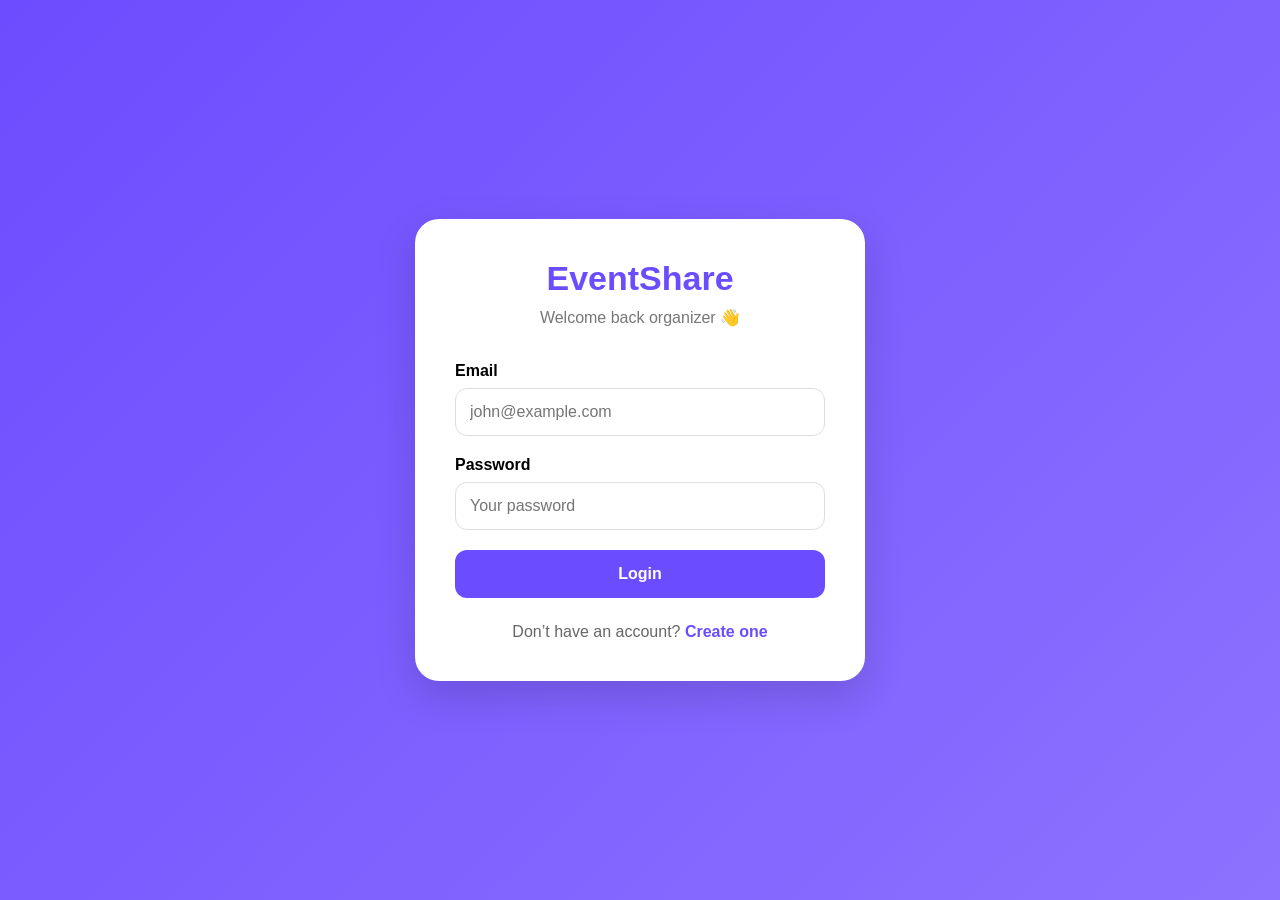
<file: public/html/auth/login.html>
<!DOCTYPE html>
<html lang="en">
<head>
    <meta charset="UTF-8">
    <meta name="viewport" content="width=device-width, initial-scale=1.0">
    <title>Login - EventShare</title>

    <link rel="stylesheet" href="../../css/auth/register.css">
</head>

<body>
    <script>
        document.addEventListener("DOMContentLoaded", () => {
            document.getElementById("loginForm").addEventListener("submit", async function(e){
                e.preventDefault();

                const formData = {
                    email: this.email.value,
                    password: this.password.value
                };

                const res = await fetch("http://eventshare.test/api/login", {
                    method: "POST",
                    headers: {
                        "Content-Type": "application/json"
                    },
                    body: JSON.stringify(formData)
                });

                const data = await res.json();

                if (!res.ok) {
                    alert(data.message);
                    return;
                }

                localStorage.setItem("token", data.token);
                localStorage.setItem("role", data.role);

                if (data.role === "admin") {
                    window.location.href = "../admin/admin-dashboard.html";
                } else {
                    window.location.href = "../organizer/organizer-dashboard.html";
                }
            });
        });
    </script>

<div class="card">

    <div class="logo">
        EventShare
    </div>

    <p class="subtitle">
        Welcome back organizer 👋
    </p>

    <form method="POST" id="loginForm">

        <div class="form-group">
            <label>Email</label>

            <input
                type="email"
                name="email"
                placeholder="john@example.com"
                required
            >
        </div>

        <div class="form-group">
            <label>Password</label>

            <input
                type="password"
                name="password"
                placeholder="Your password"
                required
            >
        </div>

        <button type="submit" class="btn">
            Login
        </button>

    </form>

    <div class="bottom-text">
        Don’t have an account?
        <a href="register.html">Create one</a>
    </div>

</div>

</body>
</html>
</file>
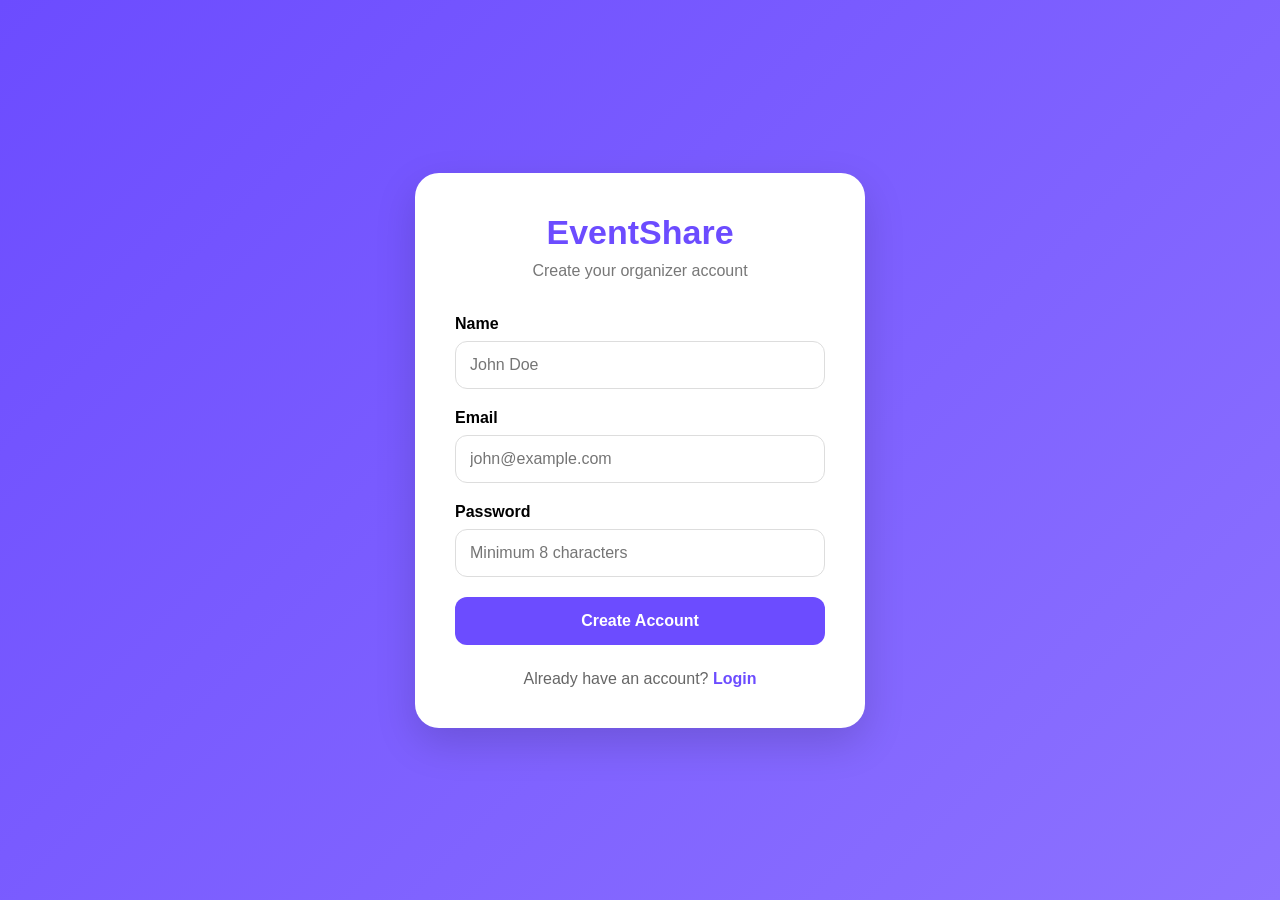
<file: public/html/auth/register.html>
<!DOCTYPE html>
<html lang="en">
<head>
    <meta charset="UTF-8">
    <meta name="viewport" content="width=device-width, initial-scale=1.0">
    <title>Register - EventShare</title>

    <link rel="stylesheet" href="../../css/auth/register.css">
</head>

<body>
    <script>
        document.addEventListener("DOMContentLoaded", () => {
            document.getElementById("registerForm").addEventListener("submit", async function(e){
                e.preventDefault();

                const formData = {
                    name: this.name.value,
                    email: this.email.value,
                    password: this.password.value
                };

                const res = await fetch("http://eventshare.test/api/register", {
                    method: "POST",
                    headers: {
                        "Content-Type": "application/json"
                    },
                    body: JSON.stringify(formData)
                });

                const data = await res.json();

                if (!res.ok) {
                    alert(data.message+ "You are logged in.");
                    return;
                }

                localStorage.setItem("token", data.token);
                localStorage.setItem("role", data.role);

                if (data.role === "admin") {
                    window.location.href = "../admin/admin-dashboard.html";
                } else {
                    window.location.href = "../organizer/organizer-dashboard.html";
                }
            });
        });
    </script>

<div class="card">

    <div class="logo">
        EventShare
    </div>

    <p class="subtitle">
        Create your organizer account
    </p>

    <form method="POST" id="registerForm">


        <div class="form-group">
            <label>Name</label>

            <input
                type="text"
                name="name"
                placeholder="John Doe"
                required
            >
        </div>

        <div class="form-group">
            <label>Email</label>

            <input
                type="email"
                name="email"
                placeholder="john@example.com"
                required
            >
        </div>

        <div class="form-group">
            <label>Password</label>

            <input
                type="password"
                name="password"
                placeholder="Minimum 8 characters"
                required
            >
        </div>

        <button type="submit" class="btn">
            Create Account
        </button>

    </form>

    <div class="bottom-text">
        Already have an account?
        <a href="login.html">Login</a>
    </div>

</div>

</body>
</html>
</file>
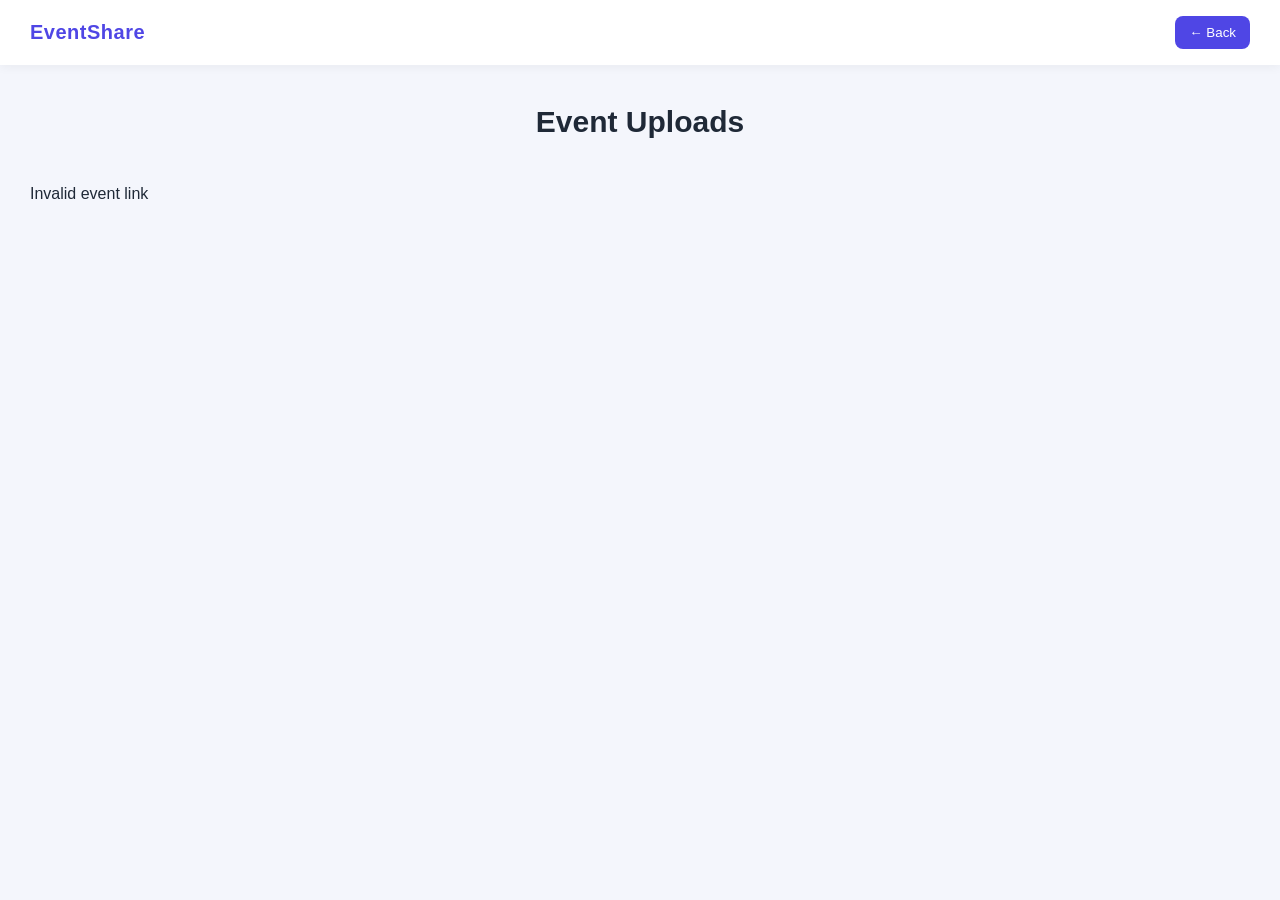
<file: public/html/organizer/uploadView.html>
<!DOCTYPE html>
<html lang="en">
<head>
    <meta charset="UTF-8">
    <meta name="viewport" content="width=device-width, initial-scale=1.0">
    <title>Event Uploads</title>

    <link rel="stylesheet" href="../../css/organizer/uploadView.css">
</head>

<body>

<header class="topbar">
    <div class="logo">EventShare</div>

    <button onclick="goBack()" class="back-btn">
        ← Back
    </button>
</header>

<section class="hero">
    <h1>Event Uploads</h1>
    <p id="eventSlugText"></p>
</section>

<div class="uploads-grid" id="uploadsContainer"></div>

<div id="emptyState" class="empty-state" style="display:none;">
    <h3>No uploads yet</h3>
    <p>Be the first to share a memory 📸</p>
</div>

<script>
const params = new URLSearchParams(window.location.search);
const slug = params.get("slug");

document.addEventListener("DOMContentLoaded", () => {

    if (!slug) {
        document.getElementById("uploadsContainer").innerHTML =
            "<p>Invalid event link</p>";
        return;
    }

    document.getElementById("eventSlugText").innerText =
        `Event: ${slug}`;

    loadUploads();
});

/* ---------------- LOAD UPLOADS ---------------- */

async function loadUploads() {

    const token = localStorage.getItem("token");

    const res = await fetch(`/api/events/${slug}/uploads`, {
        method: "GET",
        headers: {
            "Authorization": `Bearer ${token}`,
            "Accept": "application/json"
        }
    });

    const data = await res.json();
    const uploads = data.uploads ?? [];

    const container = document.getElementById("uploadsContainer");
    const emptyState = document.getElementById("emptyState");

    if (!uploads.length) {
        emptyState.style.display = "block";
        container.innerHTML = "";
        return;
    }

    emptyState.style.display = "none";

    container.innerHTML = uploads.map(upload => {

        const fileUrl = `/storage/${upload.file_path}`;
        const guest = upload.guest?.name ?? 'Guest';
        const date = new Date(upload.created_at).toLocaleString();
        const status = upload.status ?? 'pending';

        return `
            <div class="upload-card">

                <!-- MEDIA -->
                <div class="upload-media">
                    ${
                        upload.file_type === "photo"
                        ? `<img src="${fileUrl}" alt="upload">`
                        : `<video src="${fileUrl}" controls></video>`
                    }
                </div>

                <!-- INFO -->
                <div class="upload-info">
                    <strong>${guest}</strong>
                    <div>${date}</div>
                    <span class="status">${status}</span>
                </div>

                <!-- ACTIONS -->
                <div class="upload-actions">

                    <button class="btn approve"
                        onclick="updateStatus(${upload.id}, 'approved')">
                        Approve
                    </button>

                    <button class="btn reject"
                        onclick="updateStatus(${upload.id}, 'rejected')">
                        Reject
                    </button>

                    <button class="btn delete"
                        onclick="deleteUpload(${upload.id})">
                        Delete
                    </button>

                </div>

            </div>
        `;
    }).join("");
}

/* ---------------- UPDATE STATUS ---------------- */

async function updateStatus(id, status) {

    const token = localStorage.getItem("token");

    await fetch(`/api/events/${slug}/uploads/${id}`, {
        method: "PUT",
        headers: {
            "Authorization": `Bearer ${token}`,
            "Content-Type": "application/json",
            "Accept": "application/json"
        },
        body: JSON.stringify({ status, slug })
    });

    loadUploads();
}

/* ---------------- DELETE UPLOAD ---------------- */

async function deleteUpload(id) {

    if (!confirm("Delete this upload?")) return;

    const token = localStorage.getItem("token");

    await fetch(`/api/events/${slug}/uploads/${id}`, {
        method: "DELETE",
        headers: {
            "Authorization": `Bearer ${token}`,
            "Accept": "application/json"
        }
    });

    loadUploads();
}

/* ---------------- NAV ---------------- */

function goBack() {
    window.history.back();
}
</script>

</body>
</html>
</file>
<file: public/css/auth/register.css>
*{
    margin:0;
    padding:0;
    box-sizing:border-box;
}

body{
    font-family: Arial, Helvetica, sans-serif;
    background:linear-gradient(135deg,#6c4cff,#8d72ff);
    min-height:100vh;
    display:flex;
    align-items:center;
    justify-content:center;
    padding:20px;
}

.card{
    background:white;
    width:100%;
    max-width:450px;
    padding:40px;
    border-radius:24px;
    box-shadow:0 15px 40px rgba(0,0,0,0.15);
}

.logo{
    text-align:center;
    font-size:34px;
    font-weight:bold;
    color:#6c4cff;
    margin-bottom:10px;
}

.subtitle{
    text-align:center;
    color:#777;
    margin-bottom:35px;
}

.form-group{
    margin-bottom:20px;
}

label{
    display:block;
    margin-bottom:8px;
    font-weight:bold;
}

input{
    width:100%;
    padding:14px;
    border:1px solid #ddd;
    border-radius:12px;
    font-size:16px;
}

input:focus{
    outline:none;
    border-color:#6c4cff;
}

.btn{
    width:100%;
    border:none;
    background:#6c4cff;
    color:white;
    padding:15px;
    border-radius:12px;
    font-size:16px;
    font-weight:bold;
    cursor:pointer;
    transition:0.3s ease;
}

.btn:hover{
    background:#5b3ff2;
}

.bottom-text{
    text-align:center;
    margin-top:25px;
    color:#666;
}

.bottom-text a{
    color:#6c4cff;
    text-decoration:none;
    font-weight:bold;
}
</file>
<file: public/css/organizer/uploadView.css>
* {
    margin: 0;
    padding: 0;
    box-sizing: border-box;
    font-family: "Inter", Arial, Helvetica, sans-serif;
}

body {
    background: #f4f6fc;
    color: #1f2937;
}

/* ---------------- TOPBAR ---------------- */

.topbar {
    display: flex;
    justify-content: space-between;
    align-items: center;
    padding: 16px 30px;
    background: #ffffff;
    box-shadow: 0 2px 10px rgba(0,0,0,0.05);
    position: sticky;
    top: 0;
    z-index: 10;
}

.logo {
    font-size: 20px;
    font-weight: 700;
    color: #4f46e5;
    letter-spacing: 0.5px;
}

.back-btn {
    background: #4f46e5;
    color: white;
    border: none;
    padding: 9px 14px;
    border-radius: 8px;
    cursor: pointer;
    font-weight: 500;
    transition: 0.2s;
}

.back-btn:hover {
    background: #3730a3;
    transform: translateY(-1px);
}

/* ---------------- HERO ---------------- */

.hero {
    text-align: center;
    padding: 40px 20px 10px;
}

.hero h1 {
    font-size: 30px;
    font-weight: 700;
    margin-bottom: 6px;
}

.hero p {
    color: #6b7280;
    font-size: 14px;
}

/* ---------------- GRID ---------------- */

.uploads-grid {
    display: grid;
    grid-template-columns: repeat(auto-fit, minmax(260px, 1fr));
    gap: 22px;
    padding: 30px;
}

/* ---------------- CARD ---------------- */

.upload-card {
    background: white;
    border-radius: 14px;
    overflow: hidden;
    box-shadow: 0 6px 18px rgba(0,0,0,0.06);
    transition: 0.25s ease;
    display: flex;
    flex-direction: column;
}

.upload-card:hover {
    transform: translateY(-6px);
    box-shadow: 0 10px 25px rgba(0,0,0,0.1);
}

/* ---------------- MEDIA ---------------- */

.upload-media {
    width: 100%;
    height: 220px;
    background: #0f172a;
    display: flex;
    align-items: center;
    justify-content: center;
    overflow: hidden;
}

.upload-media img,
.upload-media video {
    width: 100%;
    height: 100%;
    object-fit: cover;
}

/* ---------------- INFO ---------------- */

.upload-info {
    padding: 12px 14px;
    display: flex;
    flex-direction: column;
    gap: 4px;
}

.upload-info strong {
    font-size: 14px;
    font-weight: 600;
}

.upload-info div {
    font-size: 12px;
    color: #6b7280;
}

/* ---------------- STATUS BADGE ---------------- */

.status {
    margin-top: 6px;
    display: inline-block;
    font-size: 11px;
    font-weight: 600;
    padding: 4px 10px;
    border-radius: 999px;
    width: fit-content;
    text-transform: capitalize;
}

/* status colors */
.status.pending {
    background: #fef3c7;
    color: #92400e;
}

.status.approved {
    background: #dcfce7;
    color: #166534;
}

.status.rejected {
    background: #fee2e2;
    color: #991b1b;
}

/* ---------------- ACTIONS ---------------- */

.upload-actions {
    display: flex;
    gap: 8px;
    padding: 12px;
    border-top: 1px solid #f1f5f9;
}

.btn {
    flex: 1;
    border: none;
    padding: 8px;
    border-radius: 8px;
    font-size: 12px;
    font-weight: 600;
    cursor: pointer;
    transition: 0.2s;
}

/* buttons */
.btn.approve {
    background: #22c55e;
    color: white;
}

.btn.approve:hover {
    background: #16a34a;
}

.btn.reject {
    background: #f59e0b;
    color: white;
}

.btn.reject:hover {
    background: #d97706;
}

.btn.delete {
    background: #ef4444;
    color: white;
}

.btn.delete:hover {
    background: #dc2626;
}

/* ---------------- EMPTY STATE ---------------- */

.empty-state {
    text-align: center;
    padding: 80px 20px;
    color: #6b7280;
}

.empty-state h3 {
    font-size: 20px;
    margin-bottom: 6px;
    color: #374151;
}

/* ---------------- RESPONSIVE ---------------- */

@media (max-width: 600px) {

    .uploads-grid {
        padding: 15px;
        gap: 15px;
    }

    .hero h1 {
        font-size: 22px;
    }

    .upload-media {
        height: 180px;
    }
}
</file>
